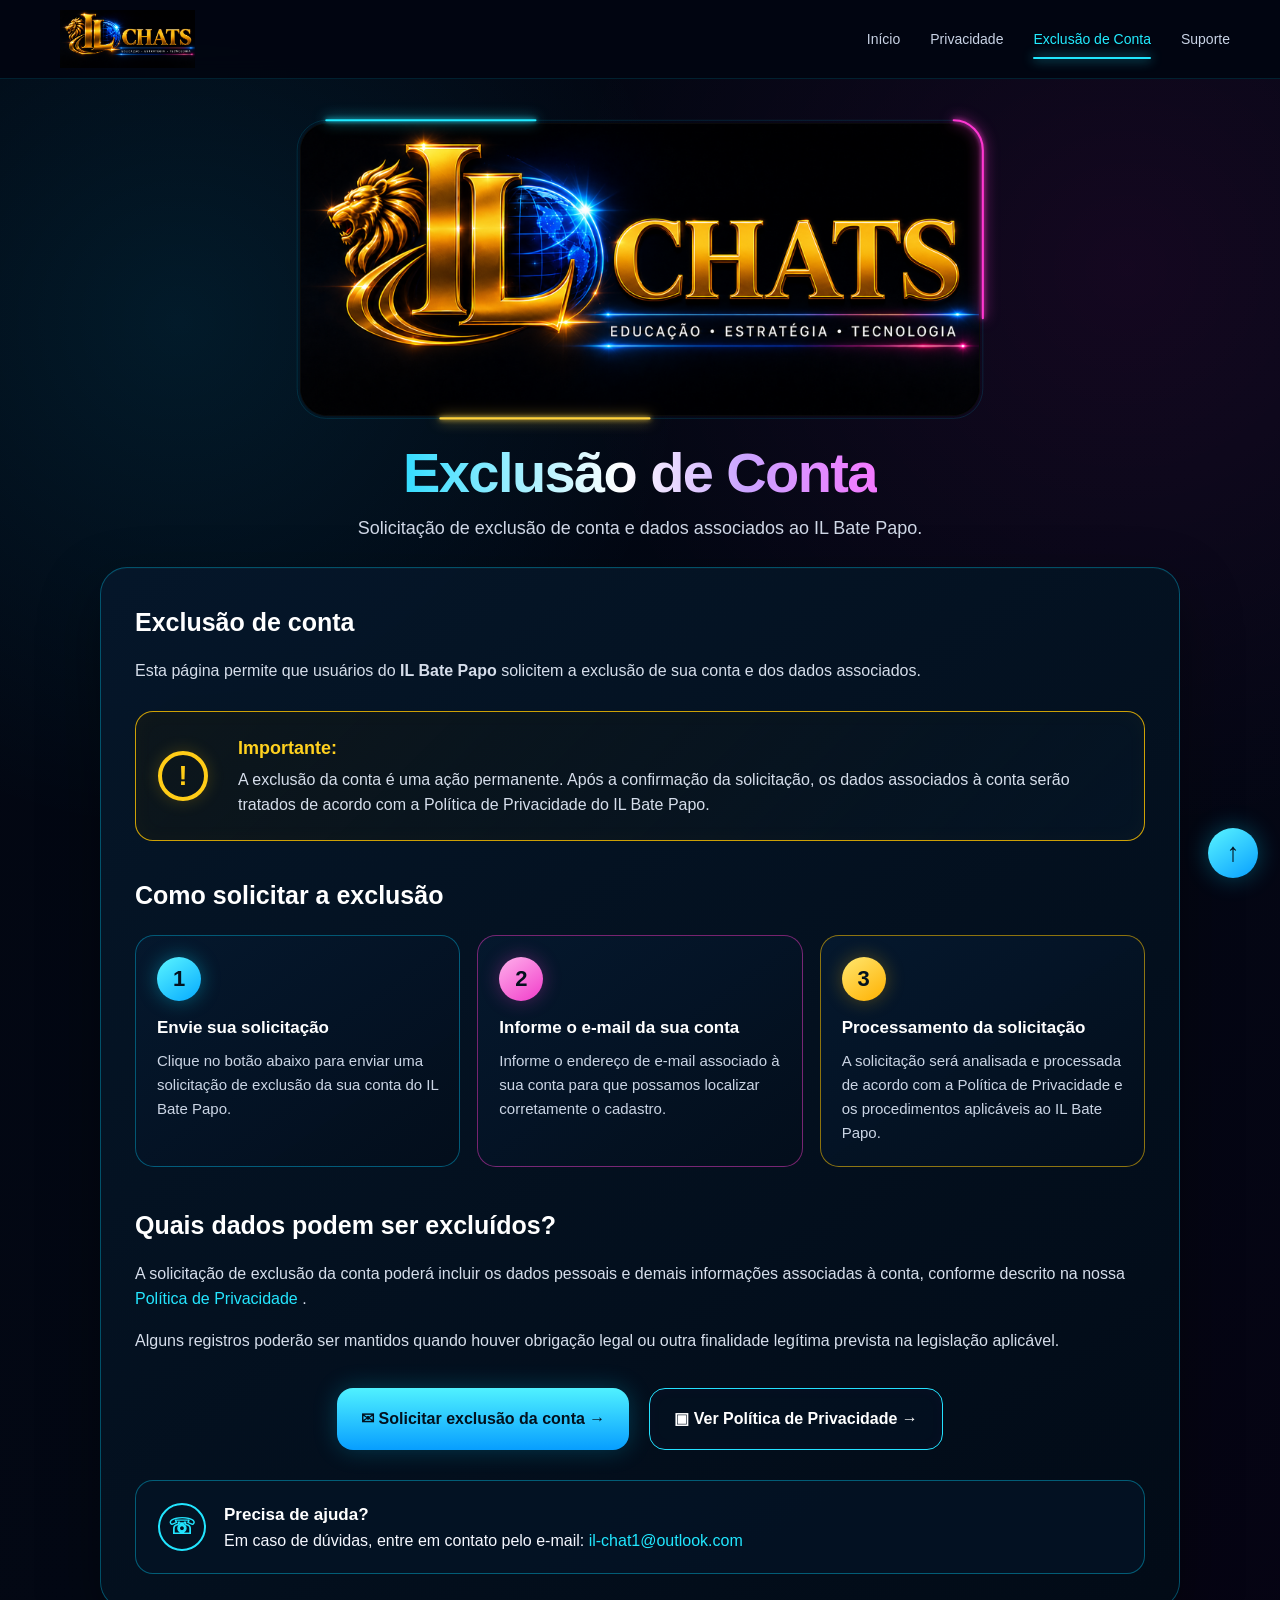
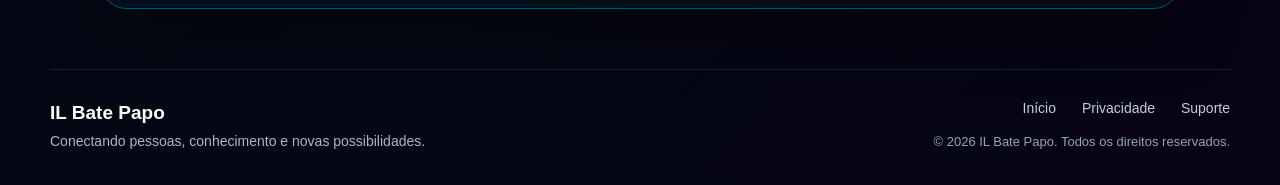
<file: exclusao-conta.html>
<!DOCTYPE html>
<html lang="pt-BR">

<head>

    <meta charset="UTF-8">

    <meta
        name="viewport"
        content="width=device-width, initial-scale=1.0"
    >

    <!-- =========================================================
         SEO — IL Bate Papo
    ========================================================== -->

    <title>Exclusão de Conta | IL Bate Papo</title>

    <meta
        name="description"
        content="Página oficial do IL Bate Papo para solicitar a exclusão da conta e dos dados associados. Consulte nossa Política de Privacidade e saiba como solicitar a remoção da sua conta."
    >

    <meta
        name="keywords"
        content="IL Bate Papo, excluir conta IL Bate Papo, exclusão de conta IL Bate Papo, apagar conta IL Bate Papo, remover conta IL Bate Papo, excluir dados IL Bate Papo, privacidade IL Bate Papo, aplicativo IL Bate Papo"
    >

    <meta
        name="author"
        content="IL Bate Papo"
    >

    <meta
        name="application-name"
        content="IL Bate Papo"
    >

    <meta
        name="robots"
        content="index, follow, max-image-preview:large, max-snippet:-1, max-video-preview:-1"
    >

    <meta
        name="googlebot"
        content="index, follow, max-image-preview:large, max-snippet:-1, max-video-preview:-1"
    >

    <meta
        name="theme-color"
        content="#020611"
    >

    <meta
        name="color-scheme"
        content="dark"
    >


    <!-- =========================================================
         CANONICAL
    ========================================================== -->

    <link
        rel="canonical"
        href="https://ilbate-papo.github.io/IL-Bate-Papo/exclusao-conta.html"
    >


    <!-- =========================================================
         FAVICON / APP
    ========================================================== -->

    <link
        rel="icon"
        href="/favicon.ico?v=6"
        sizes="any"
    >

    <link
        rel="shortcut icon"
        href="/favicon.ico?v=6"
    >

    <link
        rel="apple-touch-icon"
        href="/icon.svg?v=6"
    >

    <link
        rel="manifest"
        href="/manifest.webmanifest"
    >


    <!-- =========================================================
         OPEN GRAPH — WHATSAPP / FACEBOOK / LINKEDIN
    ========================================================== -->

    <meta
        property="og:locale"
        content="pt_BR"
    >

    <meta
        property="og:type"
        content="website"
    >

    <meta
        property="og:site_name"
        content="IL Bate Papo"
    >

    <meta
        property="og:title"
        content="Exclusão de Conta | IL Bate Papo"
    >

    <meta
        property="og:description"
        content="Página oficial do IL Bate Papo para solicitar a exclusão da conta e dos dados associados."
    >

    <meta
        property="og:url"
        content="https://ilbate-papo.github.io/IL-Bate-Papo/exclusao-conta.html"
    >

    <meta
        property="og:image"
        content="https://ilbate-papo.github.io/IL-Bate-Papo/whatsapp-preview.jpg?v=20260910-2"
    >

    <meta
        property="og:image:secure_url"
        content="https://ilbate-papo.github.io/IL-Bate-Papo/whatsapp-preview.jpg?v=20260910-2"
    >

    <meta
        property="og:image:type"
        content="image/jpeg"
    >

    <meta
        property="og:image:width"
        content="1200"
    >

    <meta
        property="og:image:height"
        content="630"
    >

    <meta
        property="og:image:alt"
        content="IL Bate Papo — Educação, Estratégia e Tecnologia"
    >


    <!-- =========================================================
         X / TWITTER
    ========================================================== -->

    <meta
        name="twitter:card"
        content="summary_large_image"
    >

    <meta
        name="twitter:title"
        content="Exclusão de Conta | IL Bate Papo"
    >

    <meta
        name="twitter:description"
        content="Página oficial para solicitar a exclusão da conta e dos dados associados ao IL Bate Papo."
    >

    <meta
        name="twitter:image"
        content="https://ilbate-papo.github.io/IL-Bate-Papo/whatsapp-preview.jpg?v=20260910-2"
    >


    <!-- =========================================================
         SCHEMA.ORG — GOOGLE
    ========================================================== -->

    <script type="application/ld+json">
    {
        "@context": "https://schema.org",
        "@graph": [
            {
                "@type": "Organization",
                "@id": "https://ilbate-papo.github.io/IL-Bate-Papo/#organization",
                "name": "IL Bate Papo",
                "url": "https://ilbate-papo.github.io/IL-Bate-Papo/",
                "logo": {
                    "@type": "ImageObject",
                    "url": "https://ilbate-papo.github.io/IL-Bate-Papo/logo-chats.png"
                }
            },
            {
                "@type": "WebSite",
                "@id": "https://ilbate-papo.github.io/IL-Bate-Papo/#website",
                "name": "IL Bate Papo",
                "url": "https://ilbate-papo.github.io/IL-Bate-Papo/",
                "publisher": {
                    "@id": "https://ilbate-papo.github.io/IL-Bate-Papo/#organization"
                },
                "inLanguage": "pt-BR"
            },
            {
                "@type": "WebPage",
                "@id": "https://ilbate-papo.github.io/IL-Bate-Papo/exclusao-conta.html#webpage",
                "url": "https://ilbate-papo.github.io/IL-Bate-Papo/exclusao-conta.html",
                "name": "Exclusão de Conta | IL Bate Papo",
                "description": "Página oficial do IL Bate Papo para solicitação de exclusão de conta e dados associados.",
                "isPartOf": {
                    "@id": "https://ilbate-papo.github.io/IL-Bate-Papo/#website"
                },
                "about": {
                    "@id": "https://ilbate-papo.github.io/IL-Bate-Papo/#organization"
                },
                "inLanguage": "pt-BR"
            }
        ]
    }
    </script>


    <!-- =========================================================
         GOOGLE ANALYTICS
    ========================================================== -->


    <!-- Google tag (gtag.js) -->
    <script async src="https://www.googletagmanager.com/gtag/js?id=G-05X38NQ6QQ"></script>
    <script>
        window.dataLayer = window.dataLayer || [];

        function gtag() {
            dataLayer.push(arguments);
        }

        gtag('js', new Date());
        gtag('config', 'G-05X38NQ6QQ');
    </script>





    <!-- =========================================================
         CSS
    ========================================================== -->

    <style>

        * {
            box-sizing: border-box;
        }


        html {
            scroll-behavior: smooth;
        }


        body {

            margin: 0;

            min-height: 100vh;

            font-family:
                Arial,
                Helvetica,
                sans-serif;

            color:
                #f6f8ff;

            background:

                radial-gradient(
                    circle at 14% 18%,
                    rgba(0, 204, 255, 0.10),
                    transparent 28%
                ),

                radial-gradient(
                    circle at 88% 15%,
                    rgba(255, 0, 200, 0.07),
                    transparent 30%
                ),

                linear-gradient(
                    135deg,
                    #020611,
                    #030814 55%,
                    #060313
                );

            line-height:
                1.6;
        }


        a {
            color: inherit;
        }


        /* =====================================================
           TOPO
        ====================================================== */

        .topbar {

            position:
                sticky;

            top:
                0;

            z-index:
                100;

            background:
                rgba(2, 6, 17, 0.94);

            backdrop-filter:
                blur(12px);

            border-bottom:
                1px solid rgba(0, 220, 255, 0.13);
        }


        .topbar-inner {

            width:
                min(1180px, calc(100% - 32px));

            margin:
                0 auto;

            min-height:
                78px;

            display:
                flex;

            align-items:
                center;

            justify-content:
                space-between;

            gap:
                30px;
        }


        .brand {

            display:
                flex;

            align-items:
                center;

            text-decoration:
                none;
        }


        .brand img {

            width:
                155px;

            max-height:
                58px;

            object-fit:
                contain;

            display:
                block;
        }


        .nav {

            display:
                flex;

            align-items:
                center;

            gap:
                30px;

            flex-wrap:
                wrap;
        }


        .nav a {

            position:
                relative;

            color:
                #c9d3e5;

            text-decoration:
                none;

            font-size:
                14px;

            padding:
                9px 0;

            transition:
                color .2s ease;
        }


        .nav a:hover {

            color:
                #ffffff;
        }


        .nav a.active {

            color:
                #22ecff;
        }


        .nav a.active::after {

            content:
                "";

            position:
                absolute;

            left:
                0;

            right:
                0;

            bottom:
                0;

            height:
                2px;

            border-radius:
                10px;

            background:
                #20e6ff;

            box-shadow:
                0 0 12px #20e6ff;
        }


        /* =====================================================
           CONTAINER
        ====================================================== */

        .container {

            width:
                min(1080px, calc(100% - 30px));

            margin:
                0 auto;

            padding:
                32px 0 55px;
        }


        /* =====================================================
           HERO
        ====================================================== */

        .hero {

            text-align:
                center;

            padding:
                12px 0 24px;
        }


        /* =====================================================
           LOGOTIPO
        ====================================================== */

        .logo-box {

            position:
                relative;

            width:
                min(680px, 96%);

            margin:
                0 auto 28px;

            border-radius:
                30px;

            background:
                #000;

            overflow:
                visible;
        }


        .logo-image-wrap {

            position:
                relative;

            z-index:
                2;

            overflow:
                hidden;

            border-radius:
                27px;

            background:
                #000;

            border:
                1px solid rgba(255,255,255,.04);
        }


        .logo-image-wrap img {

            display:
                block;

            width:
                100%;

            height:
                auto;

            background:
                #000;

            border-radius:
                27px;
        }


        /*
           SVG fica exatamente sobre a moldura.
           Nenhuma parte do neon atravessa o centro.
        */

        .logo-neon {

            position:
                absolute;

            inset:
                -7px;

            width:
                calc(100% + 14px);

            height:
                calc(100% + 14px);

            overflow:
                visible;

            pointer-events:
                none;

            z-index:
                4;
        }


        .neon-base {

            fill:
                none;

            stroke:
                rgba(0, 205, 255, 0.16);

            stroke-width:
                1.2;
        }


        /*
           Cada traço percorre o caminho inteiro,
           mas aparece apenas em um pequeno trecho.
        */

        .neon-cyan,
        .neon-pink,
        .neon-gold {

            fill:
                none;

            stroke-width:
                3;

            stroke-linecap:
                round;

            path-length:
                100;

            stroke-dasharray:
                11 89;

            animation:
                neonTravel
                6.5s
                linear
                infinite;
        }


        .neon-cyan {

            stroke:
                #20eaff;

            filter:
                drop-shadow(0 0 4px #20eaff)
                drop-shadow(0 0 9px rgba(32,234,255,.7));
        }


        .neon-pink {

            stroke:
                #ff37d1;

            stroke-dashoffset:
                -33;

            filter:
                drop-shadow(0 0 4px #ff37d1)
                drop-shadow(0 0 9px rgba(255,55,209,.7));
        }


        .neon-gold {

            stroke:
                #ffd23d;

            stroke-dashoffset:
                -66;

            filter:
                drop-shadow(0 0 4px #ffd23d)
                drop-shadow(0 0 9px rgba(255,210,61,.65));
        }


        @keyframes neonTravel {

            to {
                stroke-dashoffset:
                    -100;
            }

        }


        .hero h1 {

            margin:
                14px 0 8px;

            font-size:
                clamp(37px, 6vw, 56px);

            line-height:
                1.05;

            font-weight:
                900;

            letter-spacing:
                -1.6px;
        }


        .hero h1 span {

            background:
                linear-gradient(
                    90deg,
                    #33dcff 0%,
                    #ffffff 46%,
                    #caa4ff 72%,
                    #f378ff 100%
                );

            -webkit-background-clip:
                text;

            background-clip:
                text;

            color:
                transparent;
        }


        .hero-subtitle {

            max-width:
                760px;

            margin:
                12px auto 0;

            color:
                #d0d8e7;

            font-size:
                18px;
        }


        /* =====================================================
           CARTÃO PRINCIPAL
        ====================================================== */

        .main-card {

            position:
                relative;

            padding:
                34px;

            border-radius:
                27px;

            border:
                1px solid rgba(0, 211, 255, .34);

            background:

                linear-gradient(
                    145deg,
                    rgba(5, 23, 42, .96),
                    rgba(2, 11, 23, .98)
                );

            box-shadow:

                0 24px 60px rgba(0,0,0,.38),

                inset 0 1px 0 rgba(255,255,255,.025);
        }


        .main-card h2 {

            margin:
                0 0 13px;

            color:
                #fff;

            font-size:
                25px;
        }


        .main-card p {

            color:
                #d6deeb;
        }


        /* =====================================================
           IMPORTANTE
        ====================================================== */

        .notice {

            display:
                grid;

            grid-template-columns:
                62px 1fr;

            gap:
                18px;

            align-items:
                center;

            margin:
                27px 0 34px;

            padding:
                22px;

            border-radius:
                18px;

            border:
                1px solid rgba(255, 197, 0, .80);

            background:

                linear-gradient(
                    135deg,
                    rgba(30, 26, 6, .33),
                    rgba(4, 20, 37, .94)
                );

            box-shadow:
                inset 0 0 22px rgba(255, 190, 0, .03);
        }


        .notice-icon {

            width:
                50px;

            height:
                50px;

            border:
                4px solid #ffcc17;

            border-radius:
                50%;

            display:
                grid;

            place-items:
                center;

            color:
                #ffcc17;

            font-size:
                27px;

            font-weight:
                900;

            box-shadow:
                0 0 17px rgba(255, 199, 0, .20);
        }


        .notice strong {

            display:
                block;

            margin-bottom:
                4px;

            color:
                #ffd11f;

            font-size:
                18px;
        }


        .notice p {

            margin:
                0;
        }


        /* =====================================================
           ETAPAS
        ====================================================== */

        .steps-title {

            margin-top:
                26px !important;
        }


        .steps {

            display:
                grid;

            grid-template-columns:
                repeat(3, 1fr);

            gap:
                17px;

            margin:
                20px 0 36px;
        }


        .step {

            position:
                relative;

            padding:
                21px;

            min-height:
                215px;

            border-radius:
                19px;

            background:
                linear-gradient(
                    145deg,
                    rgba(5, 25, 46, .96),
                    rgba(3, 14, 28, .98)
                );

            border:
                1px solid rgba(0, 205, 255, .38);

            transition:
                transform .2s ease,
                box-shadow .2s ease;
        }


        .step:nth-child(2) {

            border-color:
                rgba(255, 60, 208, .46);
        }


        .step:nth-child(3) {

            border-color:
                rgba(255, 197, 0, .55);
        }


        .step:hover {

            transform:
                translateY(-4px);

            box-shadow:
                0 13px 30px rgba(0,0,0,.28);
        }


        .step-number {

            width:
                44px;

            height:
                44px;

            border-radius:
                50%;

            display:
                grid;

            place-items:
                center;

            margin-bottom:
                16px;

            font-weight:
                900;

            font-size:
                22px;

            color:
                #03111e;
        }


        .step:nth-child(1) .step-number {

            background:
                linear-gradient(
                    145deg,
                    #5bf5ff,
                    #05aaff
                );

            box-shadow:
                0 0 19px rgba(0, 220, 255, .36);
        }


        .step:nth-child(2) .step-number {

            background:
                linear-gradient(
                    145deg,
                    #ffb1ec,
                    #f13cc9
                );

            box-shadow:
                0 0 19px rgba(255, 60, 210, .30);
        }


        .step:nth-child(3) .step-number {

            background:
                linear-gradient(
                    145deg,
                    #ffe770,
                    #ffb000
                );

            box-shadow:
                0 0 19px rgba(255, 185, 0, .30);
        }


        .step strong {

            display:
                block;

            margin-bottom:
                9px;

            color:
                #fff;

            font-size:
                17px;

            line-height:
                1.35;
        }


        .step p {

            margin:
                0;

            font-size:
                15px;

            color:
                #cbd5e5;
        }


        /* =====================================================
           DADOS
        ====================================================== */

        .data-section {

            padding-top:
                2px;
        }


        .data-section a {

            color:
                #25e6ff;

            text-decoration:
                none;
        }


        .data-section a:hover {

            text-decoration:
                underline;
        }


        /* =====================================================
           BOTÕES
        ====================================================== */

        .button-area {

            display:
                flex;

            justify-content:
                center;

            flex-wrap:
                wrap;

            gap:
                20px;

            margin:
                34px 0 30px;
        }


        .button {

            min-width:
                280px;

            min-height:
                62px;

            padding:
                14px 24px;

            display:
                inline-flex;

            align-items:
                center;

            justify-content:
                center;

            gap:
                12px;

            border-radius:
                16px;

            text-decoration:
                none;

            font-weight:
                800;

            transition:
                transform .2s ease,
                box-shadow .2s ease;
        }


        .button:hover {

            transform:
                translateY(-3px);
        }


        .button-primary {

            color:
                #02111e;

            background:
                linear-gradient(
                    180deg,
                    #50f1ff,
                    #079eff
                );

            box-shadow:
                0 0 24px rgba(0, 207, 255, .23);
        }


        .button-primary:hover {

            box-shadow:
                0 0 35px rgba(0, 218, 255, .35);
        }


        .button-secondary {

            color:
                #fff;

            background:
                rgba(3, 17, 32, .82);

            border:
                1px solid #24e1ff;

            box-shadow:
                inset 0 0 15px rgba(255, 48, 211, .03);
        }


        /* =====================================================
           SUPORTE
        ====================================================== */

        .support {

            display:
                flex;

            align-items:
                center;

            gap:
                18px;

            margin-top:
                26px;

            padding:
                20px 22px;

            border-radius:
                18px;

            border:
                1px solid rgba(0, 215, 255, .38);

            background:
                rgba(4, 20, 38, .78);
        }


        .support-icon {

            flex:
                0 0 48px;

            width:
                48px;

            height:
                48px;

            display:
                grid;

            place-items:
                center;

            border-radius:
                50%;

            border:
                2px solid #22e5ff;

            color:
                #22e5ff;

            font-size:
                22px;

            font-weight:
                900;
        }


        .support strong {

            display:
                block;

            color:
                #fff;

            font-size:
                17px;
        }


        .support a {

            color:
                #21e7ff;

            text-decoration:
                none;
        }


        /* =====================================================
           RODAPÉ
        ====================================================== */

        footer {

            width:
                min(1180px, calc(100% - 32px));

            margin:
                0 auto;

            padding:
                5px 0 32px;
        }


        .footer-line {

            padding-top:
                25px;

            border-top:
                1px solid rgba(0, 218, 255, .16);

            display:
                flex;

            align-items:
                flex-end;

            justify-content:
                space-between;

            gap:
                25px;

            flex-wrap:
                wrap;
        }


        .footer-brand strong {

            color:
                #fff;

            font-size:
                19px;
        }


        .footer-brand p {

            margin:
                2px 0 0;

            color:
                #aab6c9;

            font-size:
                14px;
        }


        .footer-links {

            text-align:
                right;
        }


        .footer-links a {

            margin-left:
                22px;

            color:
                #c5cede;

            text-decoration:
                none;

            font-size:
                14px;
        }


        .copyright {

            margin-top:
                11px;

            color:
                #96a4ba;

            font-size:
                13px;
        }


        /* =====================================================
           VOLTAR AO TOPO
        ====================================================== */

        .back-top {

            position:
                fixed;

            right:
                22px;

            bottom:
                22px;

            width:
                50px;

            height:
                50px;

            border-radius:
                50%;

            display:
                grid;

            place-items:
                center;

            color:
                #04131f;

            text-decoration:
                none;

            font-size:
                26px;

            font-weight:
                900;

            background:
                linear-gradient(
                    145deg,
                    #5af5ff,
                    #079eff
                );

            box-shadow:
                0 0 24px rgba(0, 215, 255, .31);
        }


        /* =====================================================
           TABLET
        ====================================================== */

        @media (max-width: 850px) {

            .steps {
                grid-template-columns: 1fr;
            }

            .step {
                min-height: auto;
            }

        }


        /* =====================================================
           CELULAR
        ====================================================== */

        @media (max-width: 650px) {

            .topbar-inner {

                width:
                    calc(100% - 22px);
            }

            .brand img {

                width:
                    126px;
            }

            .nav {

                display:
                    none;
            }

            .container {

                width:
                    calc(100% - 20px);

                padding-top:
                    25px;
            }

            .hero h1 {

                font-size:
                    37px;
            }

            .hero-subtitle {

                font-size:
                    16px;
            }

            .logo-box {

                width:
                    100%;
            }

            .main-card {

                padding:
                    23px 18px;
            }

            .notice {

                grid-template-columns:
                    1fr;

                align-items:
                    start;
            }

            .button {

                width:
                    100%;

                min-width:
                    0;
            }

            .support {

                align-items:
                    flex-start;
            }

            .footer-links {

                text-align:
                    left;
            }

            .footer-links a {

                margin:
                    5px 16px 5px 0;
            }

        }


        /* =====================================================
           REDUÇÃO DE MOVIMENTO
        ====================================================== */

        @media (prefers-reduced-motion: reduce) {

            .neon-cyan,
            .neon-pink,
            .neon-gold {

                animation:
                    none;
            }

        }

    </style>

</head>


<body id="top">


    <!-- =========================================================
         CABEÇALHO
    ========================================================== -->

    <header class="topbar">

        <div class="topbar-inner">


            <a
                class="brand"
                href="/"
                aria-label="IL Bate Papo - Página inicial"
            >

                <img
                    src="logo-chats.png"
                    alt="IL Bate Papo"
                >

            </a>


            <nav
                class="nav"
                aria-label="Navegação principal"
            >

                <a href="/">
                    Início
                </a>

                <a href="/privacidade.html">
                    Privacidade
                </a>

                <a
                    class="active"
                    href="./exclusao-conta.html"
                >
                    Exclusão de Conta
                </a>

                <a href="mailto:il-chat1@outlook.com">
                    Suporte
                </a>

            </nav>


        </div>

    </header>


    <!-- =========================================================
         CONTEÚDO
    ========================================================== -->

    <main class="container">


        <!-- =====================================================
             HERO
        ====================================================== -->

        <section class="hero">


            <div class="logo-box">


                <!-- LOGOTIPO EXISTENTE -->

                <div class="logo-image-wrap">

                    <img
                        src="logo-chats.png"
                        alt="IL Bate Papo — Educação, Estratégia e Tecnologia"
                    >

                </div>


                <!--
                    NEON REALMENTE CIRCULANDO PELA BORDA
                    SEM GIRAR O RETÂNGULO
                -->

                <svg
                    class="logo-neon"
                    viewBox="0 0 1000 430"
                    preserveAspectRatio="none"
                    aria-hidden="true"
                >

                    <rect
                        class="neon-base"
                        x="6"
                        y="6"
                        width="988"
                        height="418"
                        rx="42"
                        ry="42"
                        pathLength="100"
                    />

                    <rect
                        class="neon-cyan"
                        x="6"
                        y="6"
                        width="988"
                        height="418"
                        rx="42"
                        ry="42"
                        pathLength="100"
                    />

                    <rect
                        class="neon-pink"
                        x="6"
                        y="6"
                        width="988"
                        height="418"
                        rx="42"
                        ry="42"
                        pathLength="100"
                    />

                    <rect
                        class="neon-gold"
                        x="6"
                        y="6"
                        width="988"
                        height="418"
                        rx="42"
                        ry="42"
                        pathLength="100"
                    />

                </svg>


            </div>


            <h1>
                <span>Exclusão de Conta</span>
            </h1>


            <p class="hero-subtitle">

                Solicitação de exclusão de conta
                e dados associados ao IL Bate Papo.

            </p>


        </section>


        <!-- =====================================================
             CONTEÚDO PRINCIPAL
        ====================================================== -->

        <section class="main-card">


            <h2>
                Exclusão de conta
            </h2>


            <p>

                Esta página permite que usuários do
                <strong>IL Bate Papo</strong>
                solicitem a exclusão de sua conta
                e dos dados associados.

            </p>


            <!-- =================================================
                 IMPORTANTE
            ================================================== -->

            <div class="notice">


                <div
                    class="notice-icon"
                    aria-hidden="true"
                >
                    !
                </div>


                <div>

                    <strong>
                        Importante:
                    </strong>


                    <p>

                        A exclusão da conta é uma ação permanente.
                        Após a confirmação da solicitação,
                        os dados associados à conta serão tratados
                        de acordo com a Política de Privacidade
                        do IL Bate Papo.

                    </p>

                </div>


            </div>


            <!-- =================================================
                 COMO SOLICITAR
            ================================================== -->

            <h2 class="steps-title">
                Como solicitar a exclusão
            </h2>


            <div class="steps">


                <article class="step">


                    <div class="step-number">
                        1
                    </div>


                    <strong>
                        Envie sua solicitação
                    </strong>


                    <p>

                        Clique no botão abaixo para enviar
                        uma solicitação de exclusão
                        da sua conta do IL Bate Papo.

                    </p>


                </article>


                <article class="step">


                    <div class="step-number">
                        2
                    </div>


                    <strong>
                        Informe o e-mail da sua conta
                    </strong>


                    <p>

                        Informe o endereço de e-mail associado
                        à sua conta para que possamos localizar
                        corretamente o cadastro.

                    </p>


                </article>


                <article class="step">


                    <div class="step-number">
                        3
                    </div>


                    <strong>
                        Processamento da solicitação
                    </strong>


                    <p>

                        A solicitação será analisada
                        e processada de acordo com a
                        Política de Privacidade
                        e os procedimentos aplicáveis
                        ao IL Bate Papo.

                    </p>


                </article>


            </div>


            <!-- =================================================
                 DADOS
            ================================================== -->

            <section class="data-section">


                <h2>
                    Quais dados podem ser excluídos?
                </h2>


                <p>

                    A solicitação de exclusão da conta
                    poderá incluir os dados pessoais
                    e demais informações associadas à conta,
                    conforme descrito na nossa

                    <a href="/privacidade.html">
                        Política de Privacidade
                    </a>.

                </p>


                <p>

                    Alguns registros poderão ser mantidos
                    quando houver obrigação legal
                    ou outra finalidade legítima prevista
                    na legislação aplicável.

                </p>


            </section>


            <!-- =================================================
                 BOTÕES
            ================================================== -->

            <div class="button-area">


                <a
                    class="button button-primary"
                    href="mailto:il-chat1@outlook.com?subject=Solicitação%20de%20exclusão%20de%20conta%20-%20IL%20Chats"
                >

                    ✉ Solicitar exclusão da conta →

                </a>


                <a
                    class="button button-secondary"
                    href="/privacidade.html"
                >

                    ▣ Ver Política de Privacidade →

                </a>


            </div>


            <!-- =================================================
                 SUPORTE
            ================================================== -->

            <div class="support">


                <div
                    class="support-icon"
                    aria-hidden="true"
                >
                    ☏
                </div>


                <div>


                    <strong>
                        Precisa de ajuda?
                    </strong>


                    <span>

                        Em caso de dúvidas,
                        entre em contato pelo e-mail:

                        <a href="mailto:il-chat1@outlook.com">

                            il-chat1@outlook.com

                        </a>

                    </span>


                </div>


            </div>


        </section>


    </main>


    <!-- =========================================================
         RODAPÉ
    ========================================================== -->

    <footer>


        <div class="footer-line">


            <div class="footer-brand">

                <strong>
                    IL Bate Papo
                </strong>

                <p>
                    Conectando pessoas,
                    conhecimento e novas possibilidades.
                </p>

            </div>


            <div class="footer-links">


                <div>

                    <a href="/">
                        Início
                    </a>

                    <a href="/privacidade.html">
                        Privacidade
                    </a>

                    <a href="mailto:il-chat1@outlook.com">
                        Suporte
                    </a>

                </div>


                <div class="copyright">

                    © 2026 IL Bate Papo.
                    Todos os direitos reservados.

                </div>


            </div>


        </div>


    </footer>


    <!-- =========================================================
         VOLTAR AO TOPO
    ========================================================== -->

    <a
        class="back-top"
        href="#top"
        title="Voltar ao topo"
        aria-label="Voltar ao topo"
    >
        ↑
    </a>


</body>

</html>
</file>
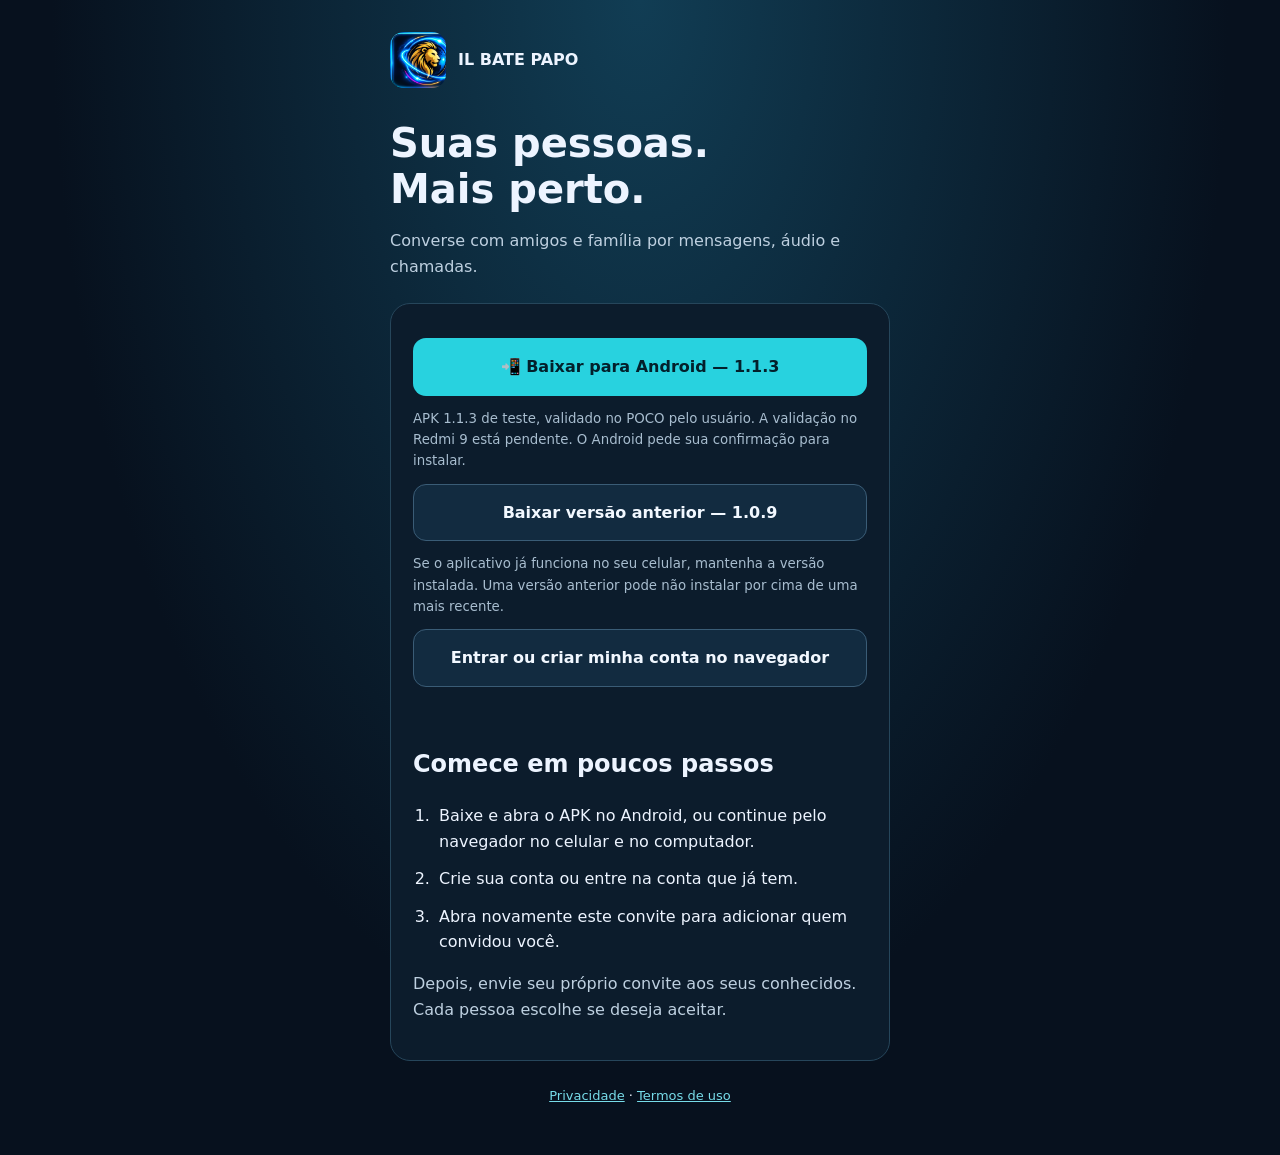
<file: instalar.html>
<!doctype html>
<html lang="pt-BR">
<head>
<meta charset="utf-8"><meta name="viewport" content="width=device-width,initial-scale=1">
<title>Instalar IL Bate Papo — Converse com seus amigos</title>
<meta name="description" content="Recebeu um convite? Instale o IL Bate Papo, crie sua conta e adicione quem convidou você.">
<meta property="og:type" content="website"><meta property="og:title" content="Venha conversar no IL Bate Papo">
<meta property="og:description" content="Abra seu convite, instale e encontre quem convidou você.">
<meta property="og:image" content="https://bate.papo.il-talk.com.br/il-bate-papo-preview.jpg?v=20261018">
<meta name="twitter:card" content="summary_large_image"><meta name="theme-color" content="#071522">
<style>
*{box-sizing:border-box}body{margin:0;background:radial-gradient(ellipse at top,#113d54,#07111e 65%);color:#edf4ff;font:16px/1.6 system-ui,sans-serif;min-height:100dvh}main{width:min(540px,100%);margin:auto;padding:32px 20px 48px}.brand{display:flex;align-items:center;gap:12px;font-weight:750}.brand img{width:56px;height:56px;border-radius:14px}h1{font-size:clamp(30px,7vw,40px);line-height:1.15;margin:32px 0 14px}p{color:#bed0e0}.card{background:#0c1c2c;border:1px solid #26465b;border-radius:20px;padding:22px;margin-top:24px}.invite{border-color:#27b9b1;background:#0a302f}.invite strong{color:#b9fff3}.invite p{margin:8px 0 0}.action{display:block;width:100%;padding:15px 18px;border-radius:13px;background:#28d2df;color:#03202b;text-align:center;text-decoration:none;font-weight:750;border:1px solid transparent;margin:12px 0}.secondary{background:#122b40;color:#f2f8ff;border-color:#3a5c76}a{color:#77dce9}li{margin:12px 0;padding-left:4px}ol{padding-left:22px}small{color:#a8bdcf;display:block}footer{margin-top:25px;text-align:center;font-size:13px}.action:focus-visible,a:focus-visible{outline:3px solid #fff;outline-offset:4px}#invite-card[hidden]{display:none}#install-status{min-height:24px;font-size:14px}
</style>
<script src="./install-invite.js?v=20261105-apk113" defer></script>
</head>
<body><main>
<div class="brand"><img src="./icon-192.png" alt="Leão do IL Bate Papo"><span>IL BATE PAPO</span></div>
<h1>Suas pessoas.<br>Mais perto.</h1>
<p>Converse com amigos e família por mensagens, áudio e chamadas.</p>
<section id="invite-card" class="card invite" hidden aria-label="Seu convite"><strong id="invite-name"></strong><p>Depois de criar sua conta ou entrar, você escolhe adicionar esse contato.</p></section>
<section class="card" aria-label="Instalar e começar">
<a id="android-download" class="action" href="#install-status">📲 Baixar para Android — 1.1.3</a>
<small>APK 1.1.3 de teste, validado no POCO pelo usuário. A validação no Redmi 9 está pendente. O Android pede sua confirmação para instalar.</small>
<a class="action secondary" href="./downloads/IL-Bate-Papo-1.0.9-TESTE.apk" download="IL-Bate-Papo-1.0.9-TESTE.apk">Baixar versão anterior — 1.0.9</a>
<small>Se o aplicativo já funciona no seu celular, mantenha a versão instalada. Uma versão anterior pode não instalar por cima de uma mais recente.</small>
<a id="continue-chat" class="action secondary" href="./">Entrar ou criar minha conta no navegador</a>
<p id="install-status" role="status"></p>
<noscript>Ative o JavaScript para baixar a versão 1.1.3. A versão anterior está disponível no link acima.</noscript>
<h2>Comece em poucos passos</h2>
<ol><li>Baixe e abra o APK no Android, ou continue pelo navegador no celular e no computador.</li><li>Crie sua conta ou entre na conta que já tem.</li><li>Abra novamente este convite para adicionar quem convidou você.</li></ol>
<p>Depois, envie seu próprio convite aos seus conhecidos. Cada pessoa escolhe se deseja aceitar.</p>
</section>
<footer><a href="./privacidade.html">Privacidade</a> · <a href="./termos.html">Termos de uso</a></footer>
</main></body></html>
</file>
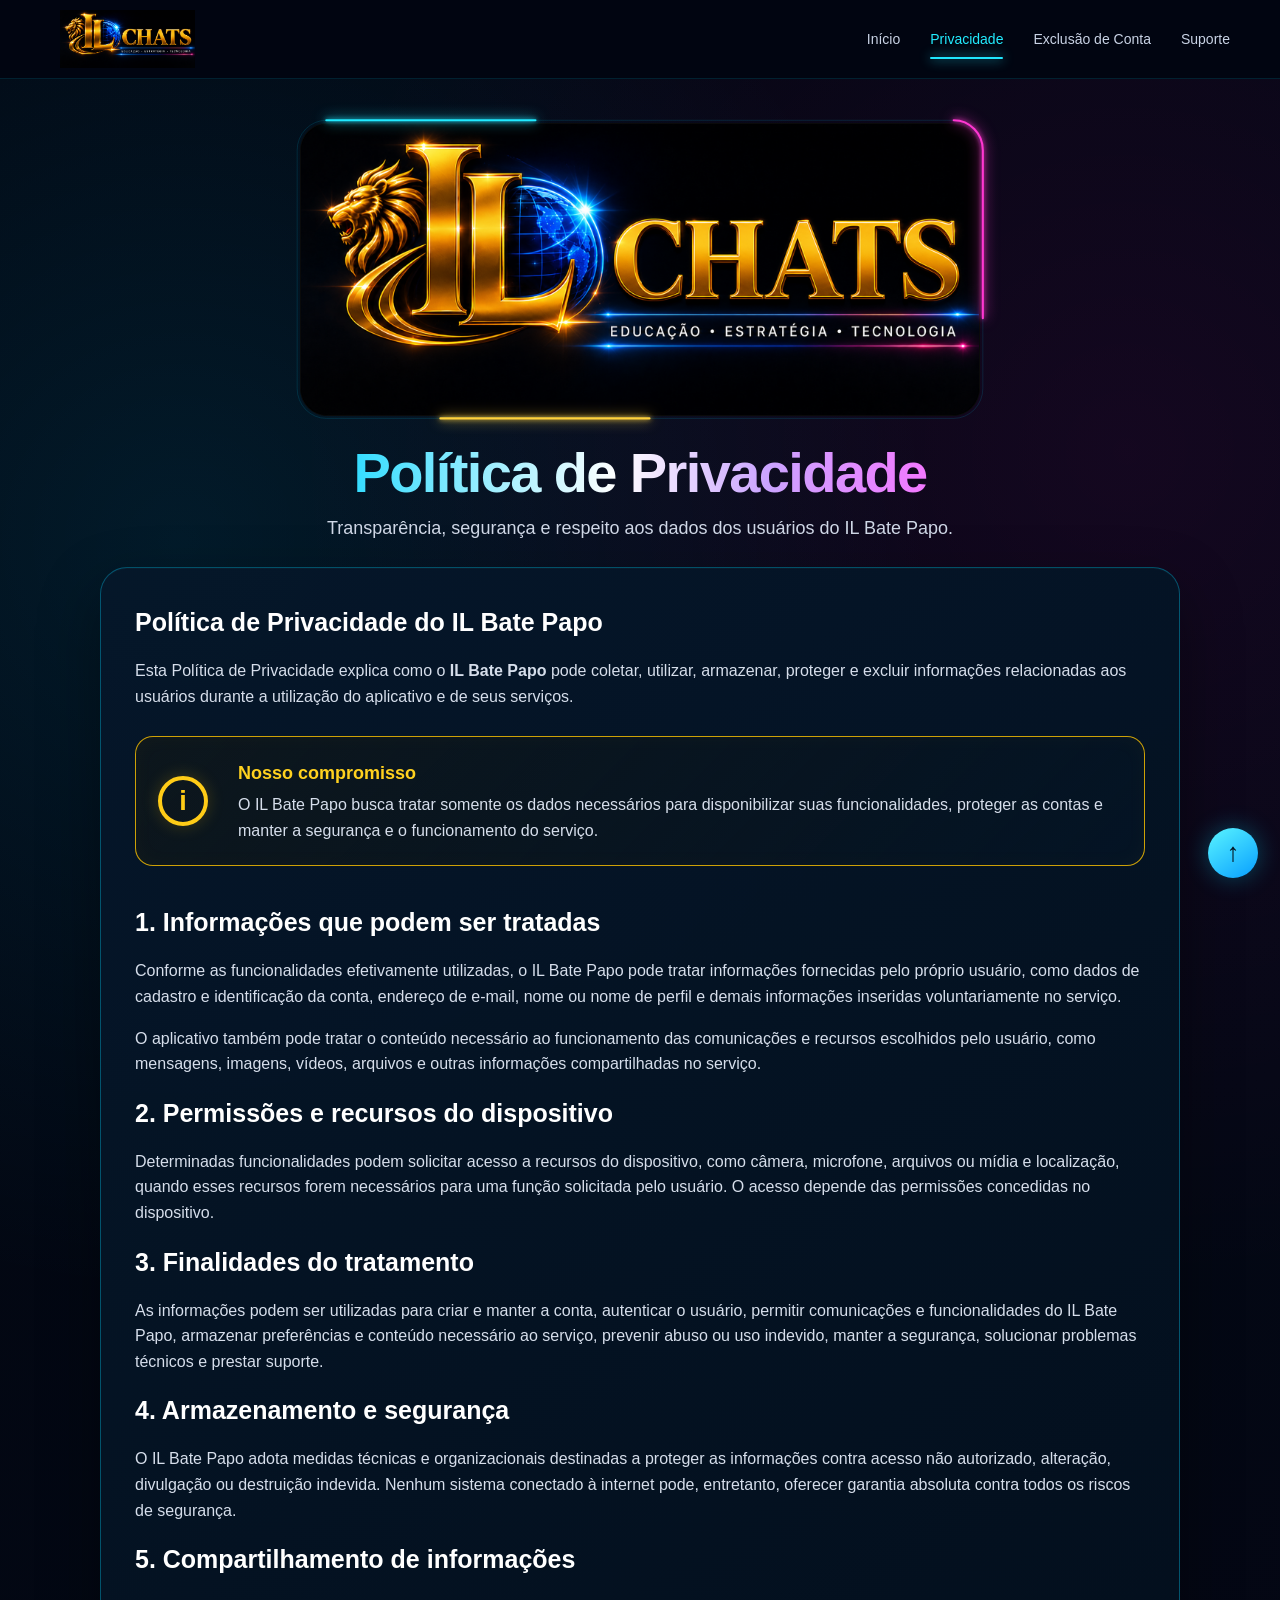
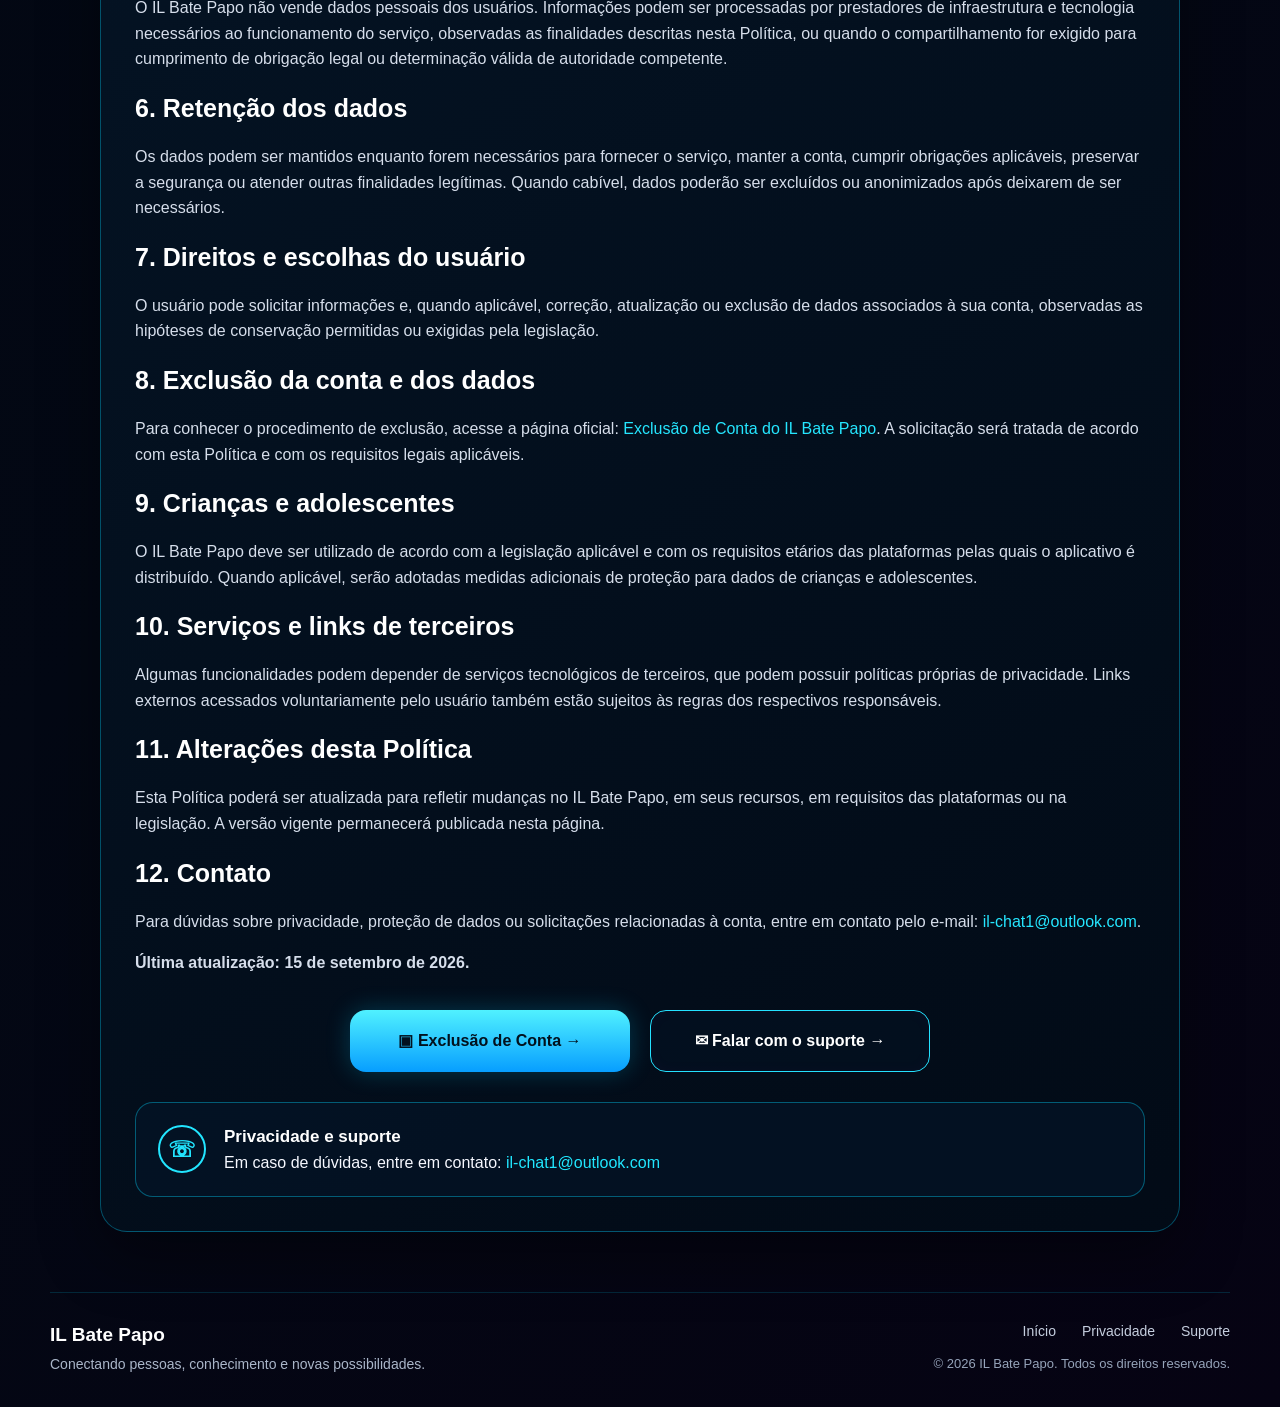
<file: privacidade.html>
<!DOCTYPE html>
<html lang="pt-BR">

<head>

    <meta charset="UTF-8">

    <meta
        name="viewport"
        content="width=device-width, initial-scale=1.0"
    >

    <!-- =========================================================
         SEO — IL Bate Papo
    ========================================================== -->

    <title>Política de Privacidade | IL Bate Papo</title>

    <meta
        name="description"
        content="Política de Privacidade oficial do IL Bate Papo. Saiba como os dados dos usuários podem ser tratados, protegidos e excluídos e conheça seus direitos de privacidade."
    >

    <meta
        name="keywords"
        content="IL Bate Papo, Política de Privacidade IL Bate Papo, privacidade IL Bate Papo, proteção de dados, dados pessoais, segurança, exclusão de conta IL Bate Papo, aplicativo IL Bate Papo"
    >

    <meta
        name="author"
        content="IL Bate Papo"
    >

    <meta
        name="application-name"
        content="IL Bate Papo"
    >

    <meta
        name="robots"
        content="index, follow, max-image-preview:large, max-snippet:-1, max-video-preview:-1"
    >

    <meta
        name="googlebot"
        content="index, follow, max-image-preview:large, max-snippet:-1, max-video-preview:-1"
    >

    <meta
        name="theme-color"
        content="#020611"
    >

    <meta
        name="color-scheme"
        content="dark"
    >


    <!-- =========================================================
         CANONICAL
    ========================================================== -->

    <link
        rel="canonical"
        href="https://ilbate-papo.github.io/IL-Bate-Papo/privacidade.html"
    >


    <!-- =========================================================
         FAVICON / APP
    ========================================================== -->

    <link
        rel="icon"
        href="/favicon.ico?v=6"
        sizes="any"
    >

    <link
        rel="shortcut icon"
        href="/favicon.ico?v=6"
    >

    <link
        rel="apple-touch-icon"
        href="/icon.svg?v=6"
    >

    <link
        rel="manifest"
        href="/manifest.webmanifest"
    >


    <!-- =========================================================
         OPEN GRAPH — WHATSAPP / FACEBOOK / LINKEDIN
    ========================================================== -->

    <meta
        property="og:locale"
        content="pt_BR"
    >

    <meta
        property="og:type"
        content="website"
    >

    <meta
        property="og:site_name"
        content="IL Bate Papo"
    >

    <meta
        property="og:title"
        content="Política de Privacidade | IL Bate Papo"
    >

    <meta
        property="og:description"
        content="Política de Privacidade oficial do IL Bate Papo sobre tratamento, proteção e direitos relacionados aos dados dos usuários."
    >

    <meta
        property="og:url"
        content="https://ilbate-papo.github.io/IL-Bate-Papo/privacidade.html"
    >

    <meta
        property="og:image"
        content="https://ilbate-papo.github.io/IL-Bate-Papo/whatsapp-preview.jpg?v=20260910-2"
    >

    <meta
        property="og:image:secure_url"
        content="https://ilbate-papo.github.io/IL-Bate-Papo/whatsapp-preview.jpg?v=20260910-2"
    >

    <meta
        property="og:image:type"
        content="image/jpeg"
    >

    <meta
        property="og:image:width"
        content="1200"
    >

    <meta
        property="og:image:height"
        content="630"
    >

    <meta
        property="og:image:alt"
        content="IL Bate Papo — Educação, Estratégia e Tecnologia"
    >


    <!-- =========================================================
         X / TWITTER
    ========================================================== -->

    <meta
        name="twitter:card"
        content="summary_large_image"
    >

    <meta
        name="twitter:title"
        content="Política de Privacidade | IL Bate Papo"
    >

    <meta
        name="twitter:description"
        content="Política de Privacidade oficial do IL Bate Papo sobre dados pessoais, segurança, direitos e exclusão de conta."
    >

    <meta
        name="twitter:image"
        content="https://ilbate-papo.github.io/IL-Bate-Papo/whatsapp-preview.jpg?v=20260910-2"
    >


    <!-- =========================================================
         SCHEMA.ORG — GOOGLE
    ========================================================== -->

    <script type="application/ld+json">
    {
        "@context": "https://schema.org",
        "@graph": [
            {
                "@type": "Organization",
                "@id": "https://ilbate-papo.github.io/IL-Bate-Papo/#organization",
                "name": "IL Bate Papo",
                "url": "https://ilbate-papo.github.io/IL-Bate-Papo/",
                "logo": {
                    "@type": "ImageObject",
                    "url": "https://ilbate-papo.github.io/IL-Bate-Papo/logo-chats.png"
                }
            },
            {
                "@type": "WebSite",
                "@id": "https://ilbate-papo.github.io/IL-Bate-Papo/#website",
                "name": "IL Bate Papo",
                "url": "https://ilbate-papo.github.io/IL-Bate-Papo/",
                "publisher": {
                    "@id": "https://ilbate-papo.github.io/IL-Bate-Papo/#organization"
                },
                "inLanguage": "pt-BR"
            },
            {
                "@type": "WebPage",
                "@id": "https://ilbate-papo.github.io/IL-Bate-Papo/privacidade.html#webpage",
                "url": "https://ilbate-papo.github.io/IL-Bate-Papo/privacidade.html",
                "name": "Política de Privacidade | IL Bate Papo",
                "description": "Política de Privacidade oficial do IL Bate Papo sobre tratamento e proteção de dados dos usuários.",
                "isPartOf": {
                    "@id": "https://ilbate-papo.github.io/IL-Bate-Papo/#website"
                },
                "about": {
                    "@id": "https://ilbate-papo.github.io/IL-Bate-Papo/#organization"
                },
                "inLanguage": "pt-BR"
            }
        ]
    }
    </script>


    <!-- =========================================================
         GOOGLE ANALYTICS
    ========================================================== -->


    <!-- Google tag (gtag.js) -->
    <script async src="https://www.googletagmanager.com/gtag/js?id=G-05X38NQ6QQ"></script>
    <script>
        window.dataLayer = window.dataLayer || [];

        function gtag() {
            dataLayer.push(arguments);
        }

        gtag('js', new Date());
        gtag('config', 'G-05X38NQ6QQ');
    </script>





    <!-- =========================================================
         CSS
    ========================================================== -->

    <style>

        * {
            box-sizing: border-box;
        }


        html {
            scroll-behavior: smooth;
        }


        body {

            margin: 0;

            min-height: 100vh;

            font-family:
                Arial,
                Helvetica,
                sans-serif;

            color:
                #f6f8ff;

            background:

                radial-gradient(
                    circle at 14% 18%,
                    rgba(0, 204, 255, 0.10),
                    transparent 28%
                ),

                radial-gradient(
                    circle at 88% 15%,
                    rgba(255, 0, 200, 0.07),
                    transparent 30%
                ),

                linear-gradient(
                    135deg,
                    #020611,
                    #030814 55%,
                    #060313
                );

            line-height:
                1.6;
        }


        a {
            color: inherit;
        }


        /* =====================================================
           TOPO
        ====================================================== */

        .topbar {

            position:
                sticky;

            top:
                0;

            z-index:
                100;

            background:
                rgba(2, 6, 17, 0.94);

            backdrop-filter:
                blur(12px);

            border-bottom:
                1px solid rgba(0, 220, 255, 0.13);
        }


        .topbar-inner {

            width:
                min(1180px, calc(100% - 32px));

            margin:
                0 auto;

            min-height:
                78px;

            display:
                flex;

            align-items:
                center;

            justify-content:
                space-between;

            gap:
                30px;
        }


        .brand {

            display:
                flex;

            align-items:
                center;

            text-decoration:
                none;
        }


        .brand img {

            width:
                155px;

            max-height:
                58px;

            object-fit:
                contain;

            display:
                block;
        }


        .nav {

            display:
                flex;

            align-items:
                center;

            gap:
                30px;

            flex-wrap:
                wrap;
        }


        .nav a {

            position:
                relative;

            color:
                #c9d3e5;

            text-decoration:
                none;

            font-size:
                14px;

            padding:
                9px 0;

            transition:
                color .2s ease;
        }


        .nav a:hover {

            color:
                #ffffff;
        }


        .nav a.active {

            color:
                #22ecff;
        }


        .nav a.active::after {

            content:
                "";

            position:
                absolute;

            left:
                0;

            right:
                0;

            bottom:
                0;

            height:
                2px;

            border-radius:
                10px;

            background:
                #20e6ff;

            box-shadow:
                0 0 12px #20e6ff;
        }


        /* =====================================================
           CONTAINER
        ====================================================== */

        .container {

            width:
                min(1080px, calc(100% - 30px));

            margin:
                0 auto;

            padding:
                32px 0 55px;
        }


        /* =====================================================
           HERO
        ====================================================== */

        .hero {

            text-align:
                center;

            padding:
                12px 0 24px;
        }


        /* =====================================================
           LOGOTIPO
        ====================================================== */

        .logo-box {

            position:
                relative;

            width:
                min(680px, 96%);

            margin:
                0 auto 28px;

            border-radius:
                30px;

            background:
                #000;

            overflow:
                visible;
        }


        .logo-image-wrap {

            position:
                relative;

            z-index:
                2;

            overflow:
                hidden;

            border-radius:
                27px;

            background:
                #000;

            border:
                1px solid rgba(255,255,255,.04);
        }


        .logo-image-wrap img {

            display:
                block;

            width:
                100%;

            height:
                auto;

            background:
                #000;

            border-radius:
                27px;
        }


        /*
           SVG fica exatamente sobre a moldura.
           Nenhuma parte do neon atravessa o centro.
        */

        .logo-neon {

            position:
                absolute;

            inset:
                -7px;

            width:
                calc(100% + 14px);

            height:
                calc(100% + 14px);

            overflow:
                visible;

            pointer-events:
                none;

            z-index:
                4;
        }


        .neon-base {

            fill:
                none;

            stroke:
                rgba(0, 205, 255, 0.16);

            stroke-width:
                1.2;
        }


        /*
           Cada traço percorre o caminho inteiro,
           mas aparece apenas em um pequeno trecho.
        */

        .neon-cyan,
        .neon-pink,
        .neon-gold {

            fill:
                none;

            stroke-width:
                3;

            stroke-linecap:
                round;

            path-length:
                100;

            stroke-dasharray:
                11 89;

            animation:
                neonTravel
                6.5s
                linear
                infinite;
        }


        .neon-cyan {

            stroke:
                #20eaff;

            filter:
                drop-shadow(0 0 4px #20eaff)
                drop-shadow(0 0 9px rgba(32,234,255,.7));
        }


        .neon-pink {

            stroke:
                #ff37d1;

            stroke-dashoffset:
                -33;

            filter:
                drop-shadow(0 0 4px #ff37d1)
                drop-shadow(0 0 9px rgba(255,55,209,.7));
        }


        .neon-gold {

            stroke:
                #ffd23d;

            stroke-dashoffset:
                -66;

            filter:
                drop-shadow(0 0 4px #ffd23d)
                drop-shadow(0 0 9px rgba(255,210,61,.65));
        }


        @keyframes neonTravel {

            to {
                stroke-dashoffset:
                    -100;
            }

        }


        .hero h1 {

            margin:
                14px 0 8px;

            font-size:
                clamp(37px, 6vw, 56px);

            line-height:
                1.05;

            font-weight:
                900;

            letter-spacing:
                -1.6px;
        }


        .hero h1 span {

            background:
                linear-gradient(
                    90deg,
                    #33dcff 0%,
                    #ffffff 46%,
                    #caa4ff 72%,
                    #f378ff 100%
                );

            -webkit-background-clip:
                text;

            background-clip:
                text;

            color:
                transparent;
        }


        .hero-subtitle {

            max-width:
                760px;

            margin:
                12px auto 0;

            color:
                #d0d8e7;

            font-size:
                18px;
        }


        /* =====================================================
           CARTÃO PRINCIPAL
        ====================================================== */

        .main-card {

            position:
                relative;

            padding:
                34px;

            border-radius:
                27px;

            border:
                1px solid rgba(0, 211, 255, .34);

            background:

                linear-gradient(
                    145deg,
                    rgba(5, 23, 42, .96),
                    rgba(2, 11, 23, .98)
                );

            box-shadow:

                0 24px 60px rgba(0,0,0,.38),

                inset 0 1px 0 rgba(255,255,255,.025);
        }


        .main-card h2 {

            margin:
                0 0 13px;

            color:
                #fff;

            font-size:
                25px;
        }


        .main-card p {

            color:
                #d6deeb;
        }


        /* =====================================================
           IMPORTANTE
        ====================================================== */

        .notice {

            display:
                grid;

            grid-template-columns:
                62px 1fr;

            gap:
                18px;

            align-items:
                center;

            margin:
                27px 0 34px;

            padding:
                22px;

            border-radius:
                18px;

            border:
                1px solid rgba(255, 197, 0, .80);

            background:

                linear-gradient(
                    135deg,
                    rgba(30, 26, 6, .33),
                    rgba(4, 20, 37, .94)
                );

            box-shadow:
                inset 0 0 22px rgba(255, 190, 0, .03);
        }


        .notice-icon {

            width:
                50px;

            height:
                50px;

            border:
                4px solid #ffcc17;

            border-radius:
                50%;

            display:
                grid;

            place-items:
                center;

            color:
                #ffcc17;

            font-size:
                27px;

            font-weight:
                900;

            box-shadow:
                0 0 17px rgba(255, 199, 0, .20);
        }


        .notice strong {

            display:
                block;

            margin-bottom:
                4px;

            color:
                #ffd11f;

            font-size:
                18px;
        }


        .notice p {

            margin:
                0;
        }


        /* =====================================================
           ETAPAS
        ====================================================== */

        .steps-title {

            margin-top:
                26px !important;
        }


        .steps {

            display:
                grid;

            grid-template-columns:
                repeat(3, 1fr);

            gap:
                17px;

            margin:
                20px 0 36px;
        }


        .step {

            position:
                relative;

            padding:
                21px;

            min-height:
                215px;

            border-radius:
                19px;

            background:
                linear-gradient(
                    145deg,
                    rgba(5, 25, 46, .96),
                    rgba(3, 14, 28, .98)
                );

            border:
                1px solid rgba(0, 205, 255, .38);

            transition:
                transform .2s ease,
                box-shadow .2s ease;
        }


        .step:nth-child(2) {

            border-color:
                rgba(255, 60, 208, .46);
        }


        .step:nth-child(3) {

            border-color:
                rgba(255, 197, 0, .55);
        }


        .step:hover {

            transform:
                translateY(-4px);

            box-shadow:
                0 13px 30px rgba(0,0,0,.28);
        }


        .step-number {

            width:
                44px;

            height:
                44px;

            border-radius:
                50%;

            display:
                grid;

            place-items:
                center;

            margin-bottom:
                16px;

            font-weight:
                900;

            font-size:
                22px;

            color:
                #03111e;
        }


        .step:nth-child(1) .step-number {

            background:
                linear-gradient(
                    145deg,
                    #5bf5ff,
                    #05aaff
                );

            box-shadow:
                0 0 19px rgba(0, 220, 255, .36);
        }


        .step:nth-child(2) .step-number {

            background:
                linear-gradient(
                    145deg,
                    #ffb1ec,
                    #f13cc9
                );

            box-shadow:
                0 0 19px rgba(255, 60, 210, .30);
        }


        .step:nth-child(3) .step-number {

            background:
                linear-gradient(
                    145deg,
                    #ffe770,
                    #ffb000
                );

            box-shadow:
                0 0 19px rgba(255, 185, 0, .30);
        }


        .step strong {

            display:
                block;

            margin-bottom:
                9px;

            color:
                #fff;

            font-size:
                17px;

            line-height:
                1.35;
        }


        .step p {

            margin:
                0;

            font-size:
                15px;

            color:
                #cbd5e5;
        }


        /* =====================================================
           DADOS
        ====================================================== */

        .data-section {

            padding-top:
                2px;
        }


        .data-section a {

            color:
                #25e6ff;

            text-decoration:
                none;
        }


        .data-section a:hover {

            text-decoration:
                underline;
        }


        /* =====================================================
           BOTÕES
        ====================================================== */

        .button-area {

            display:
                flex;

            justify-content:
                center;

            flex-wrap:
                wrap;

            gap:
                20px;

            margin:
                34px 0 30px;
        }


        .button {

            min-width:
                280px;

            min-height:
                62px;

            padding:
                14px 24px;

            display:
                inline-flex;

            align-items:
                center;

            justify-content:
                center;

            gap:
                12px;

            border-radius:
                16px;

            text-decoration:
                none;

            font-weight:
                800;

            transition:
                transform .2s ease,
                box-shadow .2s ease;
        }


        .button:hover {

            transform:
                translateY(-3px);
        }


        .button-primary {

            color:
                #02111e;

            background:
                linear-gradient(
                    180deg,
                    #50f1ff,
                    #079eff
                );

            box-shadow:
                0 0 24px rgba(0, 207, 255, .23);
        }


        .button-primary:hover {

            box-shadow:
                0 0 35px rgba(0, 218, 255, .35);
        }


        .button-secondary {

            color:
                #fff;

            background:
                rgba(3, 17, 32, .82);

            border:
                1px solid #24e1ff;

            box-shadow:
                inset 0 0 15px rgba(255, 48, 211, .03);
        }


        /* =====================================================
           SUPORTE
        ====================================================== */

        .support {

            display:
                flex;

            align-items:
                center;

            gap:
                18px;

            margin-top:
                26px;

            padding:
                20px 22px;

            border-radius:
                18px;

            border:
                1px solid rgba(0, 215, 255, .38);

            background:
                rgba(4, 20, 38, .78);
        }


        .support-icon {

            flex:
                0 0 48px;

            width:
                48px;

            height:
                48px;

            display:
                grid;

            place-items:
                center;

            border-radius:
                50%;

            border:
                2px solid #22e5ff;

            color:
                #22e5ff;

            font-size:
                22px;

            font-weight:
                900;
        }


        .support strong {

            display:
                block;

            color:
                #fff;

            font-size:
                17px;
        }


        .support a {

            color:
                #21e7ff;

            text-decoration:
                none;
        }


        /* =====================================================
           RODAPÉ
        ====================================================== */

        footer {

            width:
                min(1180px, calc(100% - 32px));

            margin:
                0 auto;

            padding:
                5px 0 32px;
        }


        .footer-line {

            padding-top:
                25px;

            border-top:
                1px solid rgba(0, 218, 255, .16);

            display:
                flex;

            align-items:
                flex-end;

            justify-content:
                space-between;

            gap:
                25px;

            flex-wrap:
                wrap;
        }


        .footer-brand strong {

            color:
                #fff;

            font-size:
                19px;
        }


        .footer-brand p {

            margin:
                2px 0 0;

            color:
                #aab6c9;

            font-size:
                14px;
        }


        .footer-links {

            text-align:
                right;
        }


        .footer-links a {

            margin-left:
                22px;

            color:
                #c5cede;

            text-decoration:
                none;

            font-size:
                14px;
        }


        .copyright {

            margin-top:
                11px;

            color:
                #96a4ba;

            font-size:
                13px;
        }


        /* =====================================================
           VOLTAR AO TOPO
        ====================================================== */

        .back-top {

            position:
                fixed;

            right:
                22px;

            bottom:
                22px;

            width:
                50px;

            height:
                50px;

            border-radius:
                50%;

            display:
                grid;

            place-items:
                center;

            color:
                #04131f;

            text-decoration:
                none;

            font-size:
                26px;

            font-weight:
                900;

            background:
                linear-gradient(
                    145deg,
                    #5af5ff,
                    #079eff
                );

            box-shadow:
                0 0 24px rgba(0, 215, 255, .31);
        }


        /* =====================================================
           TABLET
        ====================================================== */

        @media (max-width: 850px) {

            .steps {
                grid-template-columns: 1fr;
            }

            .step {
                min-height: auto;
            }

        }


        /* =====================================================
           CELULAR
        ====================================================== */

        @media (max-width: 650px) {

            .topbar-inner {

                width:
                    calc(100% - 22px);
            }

            .brand img {

                width:
                    126px;
            }

            .nav {

                display:
                    none;
            }

            .container {

                width:
                    calc(100% - 20px);

                padding-top:
                    25px;
            }

            .hero h1 {

                font-size:
                    37px;
            }

            .hero-subtitle {

                font-size:
                    16px;
            }

            .logo-box {

                width:
                    100%;
            }

            .main-card {

                padding:
                    23px 18px;
            }

            .notice {

                grid-template-columns:
                    1fr;

                align-items:
                    start;
            }

            .button {

                width:
                    100%;

                min-width:
                    0;
            }

            .support {

                align-items:
                    flex-start;
            }

            .footer-links {

                text-align:
                    left;
            }

            .footer-links a {

                margin:
                    5px 16px 5px 0;
            }

        }


        /* =====================================================
           REDUÇÃO DE MOVIMENTO
        ====================================================== */

        @media (prefers-reduced-motion: reduce) {

            .neon-cyan,
            .neon-pink,
            .neon-gold {

                animation:
                    none;
            }

        }

    </style>

</head>


<body id="top">


    <!-- =========================================================
         CABEÇALHO
    ========================================================== -->

    <header class="topbar">

        <div class="topbar-inner">


            <a
                class="brand"
                href="/"
                aria-label="IL Bate Papo - Página inicial"
            >

                <img
                    src="logo-chats.png"
                    alt="IL Bate Papo"
                >

            </a>


            <nav
                class="nav"
                aria-label="Navegação principal"
            >

                <a href="/">
                    Início
                </a>

                <a class="active" href="/privacidade.html">
                    Privacidade
                </a>

                <a href="./exclusao-conta.html">
                    Exclusão de Conta
                </a>

                <a href="mailto:il-chat1@outlook.com">
                    Suporte
                </a>

            </nav>


        </div>

    </header>


    <!-- =========================================================
         CONTEÚDO
    ========================================================== -->

    <main class="container">
<section class="hero">
<div class="logo-box"><div class="logo-image-wrap"><img src="logo-chats.png" alt="IL Bate Papo — Educação, Estratégia e Tecnologia"></div><svg class="logo-neon" viewBox="0 0 1000 430" preserveAspectRatio="none" aria-hidden="true"><rect class="neon-base" x="6" y="6" width="988" height="418" rx="42" ry="42" pathLength="100"/><rect class="neon-cyan" x="6" y="6" width="988" height="418" rx="42" ry="42" pathLength="100"/><rect class="neon-pink" x="6" y="6" width="988" height="418" rx="42" ry="42" pathLength="100"/><rect class="neon-gold" x="6" y="6" width="988" height="418" rx="42" ry="42" pathLength="100"/></svg></div>
<h1><span>Política de Privacidade</span></h1><p class="hero-subtitle">Transparência, segurança e respeito aos dados dos usuários do IL Bate Papo.</p></section>
<section class="main-card">
<h2>Política de Privacidade do IL Bate Papo</h2>
<p>Esta Política de Privacidade explica como o <strong>IL Bate Papo</strong> pode coletar, utilizar, armazenar, proteger e excluir informações relacionadas aos usuários durante a utilização do aplicativo e de seus serviços.</p>
<div class="notice"><div class="notice-icon" aria-hidden="true">i</div><div><strong>Nosso compromisso</strong><p>O IL Bate Papo busca tratar somente os dados necessários para disponibilizar suas funcionalidades, proteger as contas e manter a segurança e o funcionamento do serviço.</p></div></div>
<section class="data-section">
<h2>1. Informações que podem ser tratadas</h2><p>Conforme as funcionalidades efetivamente utilizadas, o IL Bate Papo pode tratar informações fornecidas pelo próprio usuário, como dados de cadastro e identificação da conta, endereço de e-mail, nome ou nome de perfil e demais informações inseridas voluntariamente no serviço.</p><p>O aplicativo também pode tratar o conteúdo necessário ao funcionamento das comunicações e recursos escolhidos pelo usuário, como mensagens, imagens, vídeos, arquivos e outras informações compartilhadas no serviço.</p>
<h2>2. Permissões e recursos do dispositivo</h2><p>Determinadas funcionalidades podem solicitar acesso a recursos do dispositivo, como câmera, microfone, arquivos ou mídia e localização, quando esses recursos forem necessários para uma função solicitada pelo usuário. O acesso depende das permissões concedidas no dispositivo.</p>
<h2>3. Finalidades do tratamento</h2><p>As informações podem ser utilizadas para criar e manter a conta, autenticar o usuário, permitir comunicações e funcionalidades do IL Bate Papo, armazenar preferências e conteúdo necessário ao serviço, prevenir abuso ou uso indevido, manter a segurança, solucionar problemas técnicos e prestar suporte.</p>
<h2>4. Armazenamento e segurança</h2><p>O IL Bate Papo adota medidas técnicas e organizacionais destinadas a proteger as informações contra acesso não autorizado, alteração, divulgação ou destruição indevida. Nenhum sistema conectado à internet pode, entretanto, oferecer garantia absoluta contra todos os riscos de segurança.</p>
<h2>5. Compartilhamento de informações</h2><p>O IL Bate Papo não vende dados pessoais dos usuários. Informações podem ser processadas por prestadores de infraestrutura e tecnologia necessários ao funcionamento do serviço, observadas as finalidades descritas nesta Política, ou quando o compartilhamento for exigido para cumprimento de obrigação legal ou determinação válida de autoridade competente.</p>
<h2>6. Retenção dos dados</h2><p>Os dados podem ser mantidos enquanto forem necessários para fornecer o serviço, manter a conta, cumprir obrigações aplicáveis, preservar a segurança ou atender outras finalidades legítimas. Quando cabível, dados poderão ser excluídos ou anonimizados após deixarem de ser necessários.</p>
<h2>7. Direitos e escolhas do usuário</h2><p>O usuário pode solicitar informações e, quando aplicável, correção, atualização ou exclusão de dados associados à sua conta, observadas as hipóteses de conservação permitidas ou exigidas pela legislação.</p>
<h2>8. Exclusão da conta e dos dados</h2><p>Para conhecer o procedimento de exclusão, acesse a página oficial: <a href="./exclusao-conta.html">Exclusão de Conta do IL Bate Papo</a>. A solicitação será tratada de acordo com esta Política e com os requisitos legais aplicáveis.</p>
<h2>9. Crianças e adolescentes</h2><p>O IL Bate Papo deve ser utilizado de acordo com a legislação aplicável e com os requisitos etários das plataformas pelas quais o aplicativo é distribuído. Quando aplicável, serão adotadas medidas adicionais de proteção para dados de crianças e adolescentes.</p>
<h2>10. Serviços e links de terceiros</h2><p>Algumas funcionalidades podem depender de serviços tecnológicos de terceiros, que podem possuir políticas próprias de privacidade. Links externos acessados voluntariamente pelo usuário também estão sujeitos às regras dos respectivos responsáveis.</p>
<h2>11. Alterações desta Política</h2><p>Esta Política poderá ser atualizada para refletir mudanças no IL Bate Papo, em seus recursos, em requisitos das plataformas ou na legislação. A versão vigente permanecerá publicada nesta página.</p>
<h2>12. Contato</h2><p>Para dúvidas sobre privacidade, proteção de dados ou solicitações relacionadas à conta, entre em contato pelo e-mail: <a href="mailto:il-chat1@outlook.com">il-chat1@outlook.com</a>.</p><p><strong>Última atualização: 15 de setembro de 2026.</strong></p>
</section>
<div class="button-area"><a class="button button-primary" href="./exclusao-conta.html">▣ Exclusão de Conta →</a><a class="button button-secondary" href="mailto:il-chat1@outlook.com?subject=Privacidade%20-%20IL%20Chats">✉ Falar com o suporte →</a></div>
<div class="support"><div class="support-icon" aria-hidden="true">☏</div><div><strong>Privacidade e suporte</strong><span> Em caso de dúvidas, entre em contato: <a href="mailto:il-chat1@outlook.com">il-chat1@outlook.com</a></span></div></div>
</section>
    </main>


    <!-- =========================================================
         RODAPÉ
    ========================================================== -->

    <footer>


        <div class="footer-line">


            <div class="footer-brand">

                <strong>
                    IL Bate Papo
                </strong>

                <p>
                    Conectando pessoas,
                    conhecimento e novas possibilidades.
                </p>

            </div>


            <div class="footer-links">


                <div>

                    <a href="/">
                        Início
                    </a>

                    <a href="/privacidade.html">
                        Privacidade
                    </a>

                    <a href="mailto:il-chat1@outlook.com">
                        Suporte
                    </a>

                </div>


                <div class="copyright">

                    © 2026 IL Bate Papo.
                    Todos os direitos reservados.

                </div>


            </div>


        </div>


    </footer>


    <!-- =========================================================
         VOLTAR AO TOPO
    ========================================================== -->

    <a
        class="back-top"
        href="#top"
        title="Voltar ao topo"
        aria-label="Voltar ao topo"
    >
        ↑
    </a>


</body>

</html>
</file>
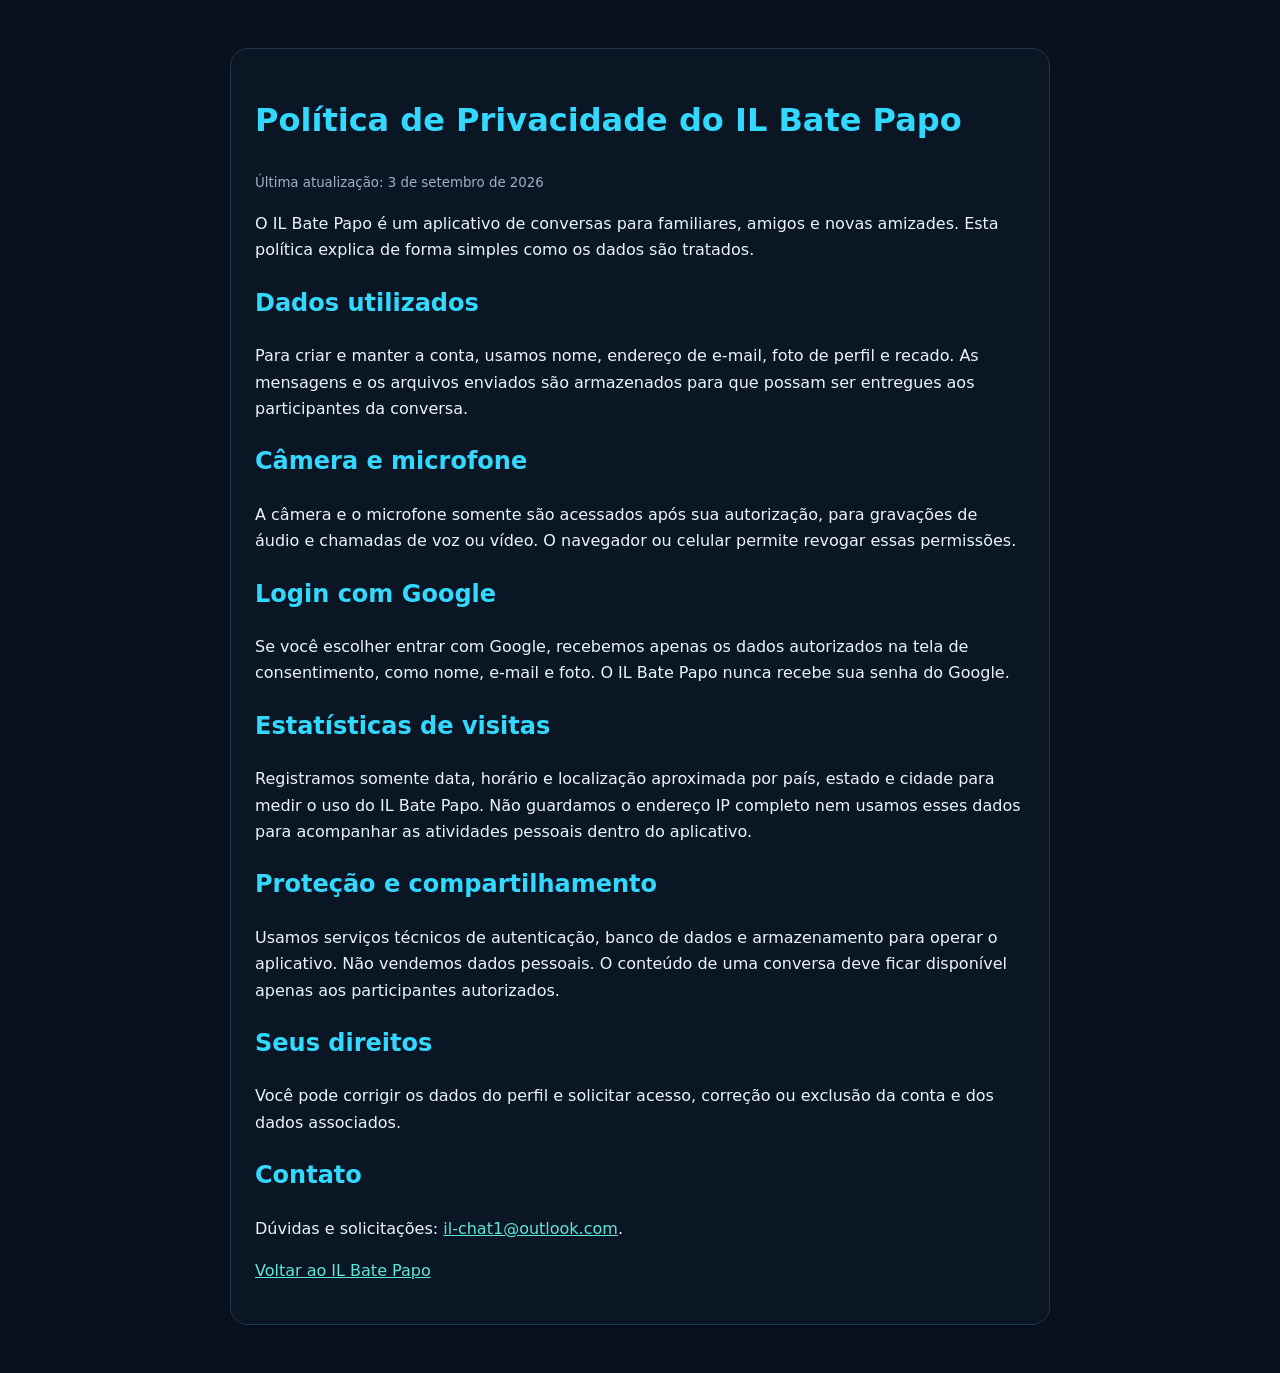
<file: privacidade1.html>
<!doctype html>
<html lang="pt-BR"><head><meta charset="UTF-8"><meta name="viewport" content="width=device-width,initial-scale=1"><title>Política de Privacidade — IL Bate Papo</title><style>body{margin:0;background:#07101c;color:#eaf3ff;font:16px/1.65 system-ui,sans-serif}main{max-width:820px;margin:auto;padding:48px 22px}h1,h2{color:#33d8ff}a{color:#5de7db}.box{background:#0b1625;border:1px solid #1d3851;border-radius:18px;padding:24px}small{color:#9fb0c5}</style></head><body><main><div class="box"><h1>Política de Privacidade do IL Bate Papo</h1><small>Última atualização: 3 de setembro de 2026</small><p>O IL Bate Papo é um aplicativo de conversas para familiares, amigos e novas amizades. Esta política explica de forma simples como os dados são tratados.</p><h2>Dados utilizados</h2><p>Para criar e manter a conta, usamos nome, endereço de e-mail, foto de perfil e recado. As mensagens e os arquivos enviados são armazenados para que possam ser entregues aos participantes da conversa.</p><h2>Câmera e microfone</h2><p>A câmera e o microfone somente são acessados após sua autorização, para gravações de áudio e chamadas de voz ou vídeo. O navegador ou celular permite revogar essas permissões.</p><h2>Login com Google</h2><p>Se você escolher entrar com Google, recebemos apenas os dados autorizados na tela de consentimento, como nome, e-mail e foto. O IL Bate Papo nunca recebe sua senha do Google.</p><h2>Estatísticas de visitas</h2><p>Registramos somente data, horário e localização aproximada por país, estado e cidade para medir o uso do IL Bate Papo. Não guardamos o endereço IP completo nem usamos esses dados para acompanhar as atividades pessoais dentro do aplicativo.</p><h2>Proteção e compartilhamento</h2><p>Usamos serviços técnicos de autenticação, banco de dados e armazenamento para operar o aplicativo. Não vendemos dados pessoais. O conteúdo de uma conversa deve ficar disponível apenas aos participantes autorizados.</p><h2>Seus direitos</h2><p>Você pode corrigir os dados do perfil e solicitar acesso, correção ou exclusão da conta e dos dados associados.</p><h2>Contato</h2><p>Dúvidas e solicitações: <a href="mailto:il-chat1@outlook.com">il-chat1@outlook.com</a>.</p><p><a href="./">Voltar ao IL Bate Papo</a></p></div></main></body></html>
</file>
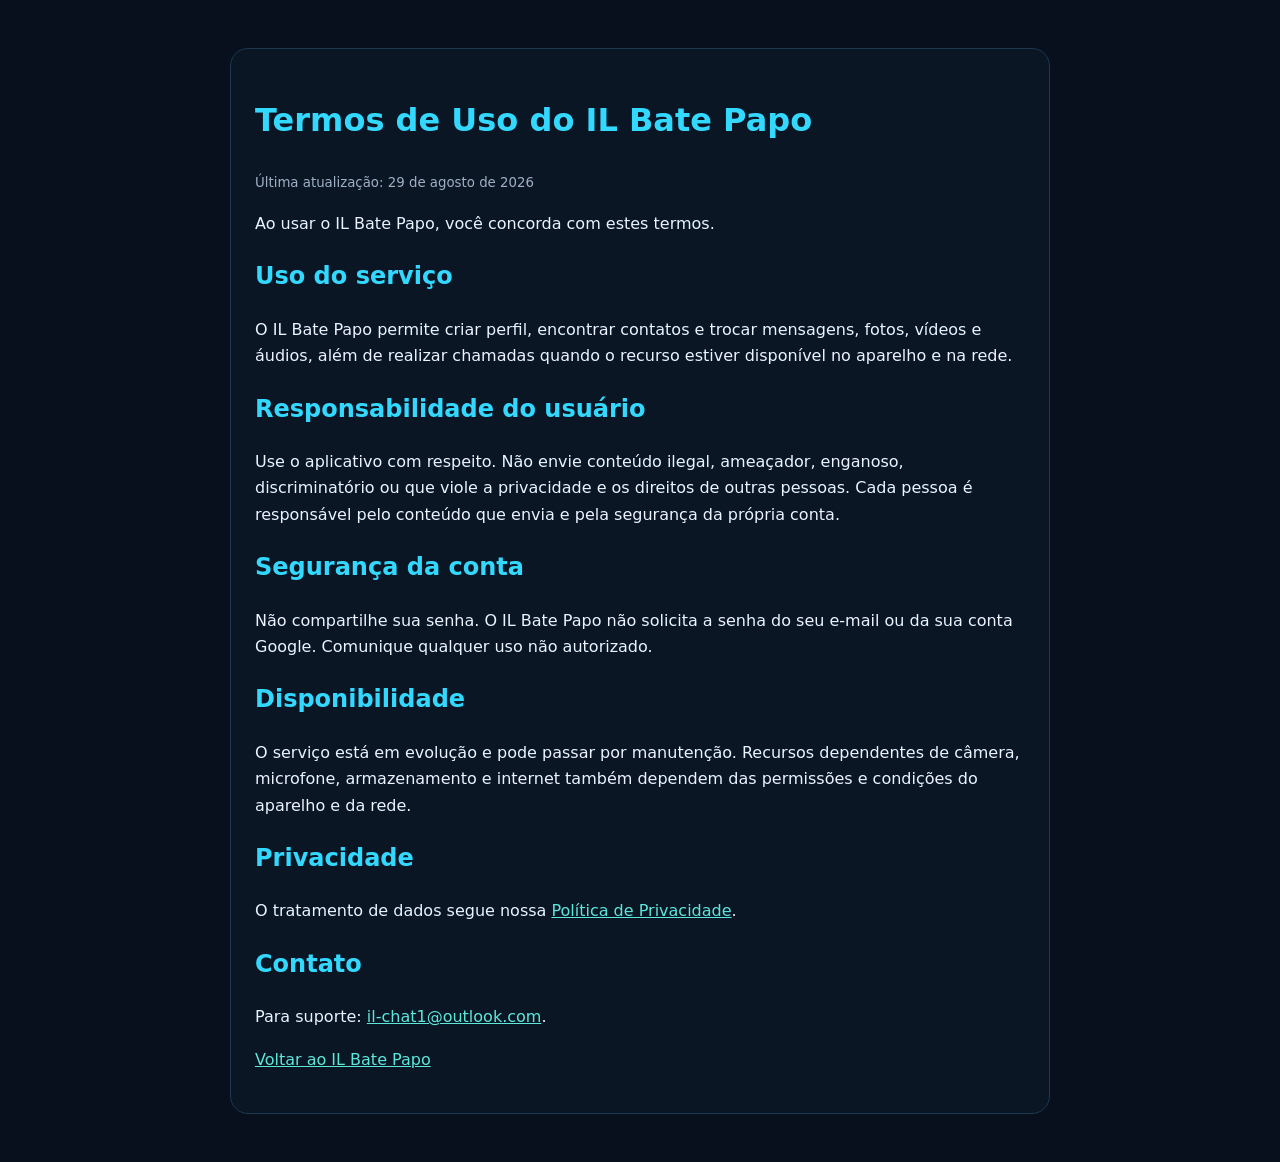
<file: termos.html>
<!doctype html>
<html lang="pt-BR"><head><meta charset="UTF-8"><meta name="viewport" content="width=device-width,initial-scale=1"><title>Termos de Uso — IL Bate Papo</title><style>body{margin:0;background:#07101c;color:#eaf3ff;font:16px/1.65 system-ui,sans-serif}main{max-width:820px;margin:auto;padding:48px 22px}h1,h2{color:#33d8ff}a{color:#5de7db}.box{background:#0b1625;border:1px solid #1d3851;border-radius:18px;padding:24px}small{color:#9fb0c5}</style></head><body><main><div class="box"><h1>Termos de Uso do IL Bate Papo</h1><small>Última atualização: 29 de agosto de 2026</small><p>Ao usar o IL Bate Papo, você concorda com estes termos.</p><h2>Uso do serviço</h2><p>O IL Bate Papo permite criar perfil, encontrar contatos e trocar mensagens, fotos, vídeos e áudios, além de realizar chamadas quando o recurso estiver disponível no aparelho e na rede.</p><h2>Responsabilidade do usuário</h2><p>Use o aplicativo com respeito. Não envie conteúdo ilegal, ameaçador, enganoso, discriminatório ou que viole a privacidade e os direitos de outras pessoas. Cada pessoa é responsável pelo conteúdo que envia e pela segurança da própria conta.</p><h2>Segurança da conta</h2><p>Não compartilhe sua senha. O IL Bate Papo não solicita a senha do seu e-mail ou da sua conta Google. Comunique qualquer uso não autorizado.</p><h2>Disponibilidade</h2><p>O serviço está em evolução e pode passar por manutenção. Recursos dependentes de câmera, microfone, armazenamento e internet também dependem das permissões e condições do aparelho e da rede.</p><h2>Privacidade</h2><p>O tratamento de dados segue nossa <a href="privacidade.html">Política de Privacidade</a>.</p><h2>Contato</h2><p>Para suporte: <a href="mailto:il-chat1@outlook.com">il-chat1@outlook.com</a>.</p><p><a href="./">Voltar ao IL Bate Papo</a></p></div></main></body></html>
</file>
